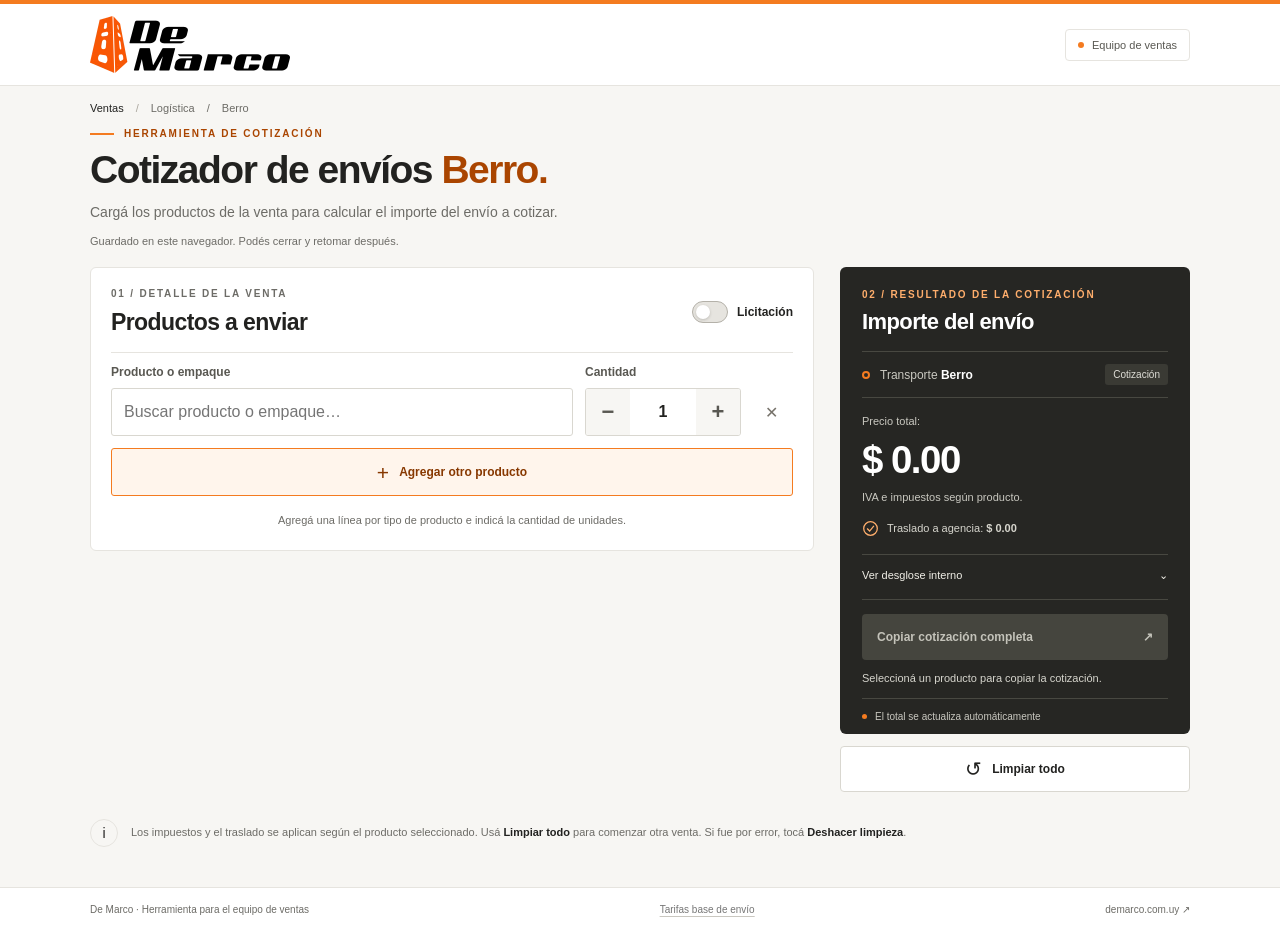
<file: index.html>
<!doctype html>
<html lang="es">
  <head>
    <meta charset="UTF-8" />
    <meta name="robots" content="noindex, nofollow, noimageindex" />
    <meta name="viewport" content="width=device-width, initial-scale=1.0" />
    <meta name="theme-color" content="#f47b20" />
    <meta name="description" content="Herramienta de cotización de envíos Berro para el equipo de ventas de De Marco." />
    <title>Cotizador Berro · Ventas De Marco</title>
    <link rel="stylesheet" href="styles.css?v=20" />
  </head>
  <body>
    <a class="skip-link" href="#calculadora">Ir a la calculadora</a>
    <header class="site-header">
      <div class="header-inner">
        <a class="brand" href="https://demarco.com.uy/" aria-label="De Marco, ir al sitio principal">
          <img class="brand-logo" src="assets/demarco-logo.png" alt="De Marco" width="200" height="57" />
        </a>
        <span class="internal-badge"><span aria-hidden="true"></span> Equipo de ventas</span>
      </div>
    </header>
    <main id="calculadora" class="page">
      <div class="breadcrumb"><span>Ventas</span><span aria-hidden="true">/</span> Logística<span aria-hidden="true">/</span> Berro</div>
      <section class="intro" aria-labelledby="page-title"><div>
        <p class="eyebrow"><span class="accent-line" aria-hidden="true"></span> Herramienta de cotización</p>
        <h1 id="page-title">Cotizador de envíos <span>Berro.</span></h1>
        <p class="intro-copy">Cargá los productos de la venta para calcular el importe del envío a cotizar.</p>
        <p class="save-status" id="estado-guardado" role="status">El cálculo se guarda en este navegador.</p>
      </div></section>
      <div class="calculator-layout">
        <section class="products-panel" aria-labelledby="products-title">
          <div class="panel-heading"><div><p class="eyebrow">01 / Detalle de la venta</p><h2 id="products-title">Productos a enviar</h2></div><label class="tender-toggle" title="Sin cargo de traslado a agencia"><input type="checkbox" id="modo-licitacion" role="switch" aria-describedby="nota-licitacion" /><span class="tender-track" aria-hidden="true"></span><span>Licitación</span><span id="nota-licitacion" class="visually-hidden">Al activar, se quita el cargo fijo de $350 de traslado a agencia cuando corresponde.</span></label></div>
          <div id="productos">
            <div class="producto">
              <button type="button" class="eliminar" onclick="eliminarProducto(this)" aria-label="Quitar producto">✕</button>
              <div class="product-fields">
                <div class="product-field"><span>Producto o empaque</span><select class="empaque" aria-label="Producto o empaque"></select></div>
                <div class="quantity-field"><span>Cantidad</span><div class="quantity-control">
                  <button type="button" class="quantity-step" data-step="-1" aria-label="Disminuir cantidad">−</button>
                  <input class="cantidad" type="text" inputmode="numeric" pattern="[0-9]+" value="1" placeholder="Cantidad" aria-label="Cantidad de unidades" />
                  <button type="button" class="quantity-step" data-step="1" aria-label="Aumentar cantidad">+</button>
                </div></div>
              </div>
            </div>
          </div>
          <button type="button" class="add-product" onclick="agregarProducto().querySelector('.picker-search').focus()"><span aria-hidden="true">+</span> Agregar otro producto</button>
          <p class="panel-note">Agregá una línea por tipo de producto e indicá la cantidad de unidades.</p>
        </section>
        <div class="summary-column">
        <aside class="summary" aria-labelledby="summary-title">
          <p class="eyebrow">02 / Resultado de la cotización</p>
          <h2 id="summary-title">Importe del envío</h2>
          <div class="summary-route"><span class="route-mark" aria-hidden="true"></span><span>Transporte <strong>Berro</strong></span><span class="route-tag">Cotización</span></div>
          <div id="resultado" role="status" aria-live="polite" aria-atomic="true">Precio total: <span id="totalMonto" class="iva">$ 0.00</span><span>IVA e impuestos según producto.</span></div>
          <p id="nota-moneda" class="currency-note" role="alert" hidden>Hay productos en pesos y USD. El programa original muestra solo el total en USD. Cotizá los productos en pesos por separado.</p>
          <p class="included"><svg aria-hidden="true" viewBox="0 0 20 20" fill="none" stroke="currentColor" stroke-width="1.5"><circle cx="10" cy="10" r="8"/><path d="m6 10 3 3 5-6"/></svg> <span>Traslado a agencia: <strong id="envioMonto">$ 0.00</strong></span></p>
          <details class="cost-breakdown">
            <summary>Ver desglose interno <span aria-hidden="true">⌄</span></summary>
            <dl>
              <div><dt>Tarifas base de productos</dt><dd id="detalle-base">$ 0.00</dd></div>
              <div><dt>IVA aplicable <span id="tasa-iva"></span></dt><dd id="detalle-iva">$ 0.00</dd></div>
              <div><dt>Recargo aplicable <span id="tasa-recargo"></span></dt><dd id="detalle-recargo">$ 0.00</dd></div>
              <div><dt>Traslado a agencia</dt><dd id="detalle-agencia">$ 0.00</dd></div>
              <div class="breakdown-total"><dt>Total del envío</dt><dd id="detalle-total">$ 0.00</dd></div>
            </dl>
            <p>Se respetan las excepciones de IVA, recargo y traslado del programa original. El desglose corresponde a la moneda del total mostrado.</p>
          </details>
          <button type="button" class="copy-total" id="copiar-total" disabled>Copiar cotización completa <span aria-hidden="true">↗</span></button>
          <p id="estado-cotizacion" class="quote-status" role="status" aria-live="polite">Seleccioná un producto para copiar la cotización.</p>
          <div id="copia-manual" class="manual-copy" hidden><label for="texto-cotizacion">Copiá este texto para compartir la cotización</label><textarea id="texto-cotizacion" readonly rows="8"></textarea></div>
          <div class="summary-footer"><span class="live-dot" aria-hidden="true"></span> El total se actualiza automáticamente</div>
        </aside>
        <div class="quote-actions"><div class="mobile-quote-total"><span>Total del envío</span><strong id="total-movil">$ —</strong></div><button type="button" class="new-quote" id="nueva-cotizacion"><span aria-hidden="true">↺</span> Limpiar todo</button><button type="button" class="undo-quote" id="deshacer-limpieza" hidden>↶ Deshacer limpieza</button></div>
        </div>
      </div>
      <div class="help-note"><span aria-hidden="true">i</span><p>Los impuestos y el traslado se aplican según el producto seleccionado. Usá <strong>Limpiar todo</strong> para comenzar otra venta. Si fue por error, tocá <strong>Deshacer limpieza</strong>.</p></div>
    </main>
    <footer class="site-footer"><div class="footer-inner"><span>De Marco · Herramienta para el equipo de ventas</span><button type="button" class="footer-catalog-link" id="abrir-tarifas" aria-haspopup="dialog" aria-controls="tarifas-productos">Tarifas base de envío</button><a href="https://demarco.com.uy/">demarco.com.uy <span aria-hidden="true">↗</span></a></div></footer>
    <dialog class="tariff-dialog" id="tarifas-productos" aria-labelledby="titulo-tarifas" aria-describedby="nota-tarifas">
      <header class="tariff-header"><div><p class="eyebrow">Catálogo de consulta</p><h2 id="titulo-tarifas">Tarifas base de envío</h2></div><button type="button" id="cerrar-tarifas" class="tariff-close" aria-label="Cerrar tabla de tarifas base de envío" autofocus>✕</button></header>
      <div class="tariff-table-scroll" tabindex="0" role="region" aria-label="Tabla de tarifas base de envío"><table class="tariff-table"><caption class="visually-hidden">Tarifas base de envío por producto o empaque</caption><thead><tr><th scope="col">Producto o empaque</th><th scope="col">Tarifa base de envío</th></tr></thead><tbody id="filas-tarifas"></tbody></table></div>
      <p class="tariff-note" id="nota-tarifas">Son tarifas de envío, no precios de los muebles ni una cotización final. El cotizador aplica IVA, recargo y traslado cuando corresponden; en modo Licitación omite el traslado a agencia. Usá el total del cotizador para presupuestar.</p>
    </dialog>
    <script src="calculo-original.js?v=26"></script>
    <script src="selector-productos.js?v=20"></script>
    <script src="script.js?v=18"></script>
    <script src="ventas.js?v=23"></script>
    <script src="panel-cotizacion.js?v=11"></script>
    <script src="tabla-tarifas.js?v=2"></script>
  </body>
</html>
</file>
<file: styles.css>
:root {
  color-scheme: light;
  --orange: #f47b20;
  --orange-dark: #aa4500;
  --ink: #222220;
  --muted: #6d6c67;
  --line: #e6e4df;
  --paper: #f7f6f3;
  font-family: "Helvetica Neue", Arial, sans-serif;
  color: var(--ink);
  background: var(--paper);
}
* { box-sizing: border-box; }
body { margin: 0; min-height: 100vh; display: flex; flex-direction: column; -webkit-font-smoothing: antialiased; }
a { color: inherit; text-underline-offset: 4px; }
button, input, select { font: inherit; }
button, a, input, select { -webkit-tap-highlight-color: transparent; }
button { cursor: pointer; }
button, a { touch-action: manipulation; }
:focus-visible { outline: 3px solid var(--orange); outline-offset: 4px; }
.skip-link { position: absolute; top: -100px; left: 20px; padding: 12px; background: white; z-index: 10; }
.skip-link:focus { top: 12px; }
.site-header { background: #fff; border-top: 4px solid var(--orange); border-bottom: 1px solid var(--line); }
.header-inner, .footer-inner { max-width: 1180px; margin: auto; padding: 12px 40px; display: flex; justify-content: space-between; align-items: center; gap: 20px; }
.brand { display: inline-flex; text-decoration: none; }
.brand-logo { display: block; width: 200px; height: 57px; object-fit: contain; object-position: left center; }
.internal-badge { display: flex; align-items: center; gap: 8px; padding: 9px 12px; border: 1px solid var(--line); border-radius: 4px; font-size: 11px; color: #595852; white-space: nowrap; }
.internal-badge > span { width: 6px; height: 6px; border-radius: 50%; background: var(--orange); }
.page { width: 100%; max-width: 1180px; margin: 0 auto; padding: 16px 40px 40px; flex: 1; }
.breadcrumb { display: flex; flex-wrap: wrap; gap: 12px; font-size: 11px; color: var(--muted); }
.breadcrumb > span:first-child { color: var(--ink); }
.breadcrumb > span:nth-child(2) { color: #aaa69e; }
.intro { padding: 14px 0 18px; display: flex; justify-content: space-between; align-items: center; gap: 24px; }
.intro > div { min-width: 0; }
.new-quote { display: flex; align-items: center; justify-content: center; gap: 10px; flex-shrink: 0; min-height: 44px; border: 1px solid #d9d7d0; border-radius: 4px; background: white; padding: 11px 16px; color: var(--ink); font-size: 12px; font-weight: 600; }
.new-quote > span { font-size: 20px; font-weight: 400; }
.new-quote:hover { border-color: var(--orange); background: #fff5ec; }
.eyebrow { margin: 0 0 14px; font-size: 10px; text-transform: uppercase; letter-spacing: 1.8px; font-weight: 700; }
.intro .eyebrow { margin-bottom: 8px; display: flex; align-items: center; gap: 10px; color: var(--orange-dark); }
.accent-line { height: 2px; width: 24px; background: var(--orange); }
h1 { font-size: clamp(28px, 3.3vw, 39px); line-height: 1.2; letter-spacing: -1.5px; margin: 0 0 8px; font-weight: 700; }
h1 span { color: var(--orange-dark); }
.intro-copy { font-size: 14px; line-height: 1.5; color: var(--muted); margin: 0; }
.calculator-layout { display: grid; grid-template-columns: minmax(0, 1fr) 350px; gap: 26px; align-items: start; }
.products-panel { background: white; border: 1px solid var(--line); border-radius: 6px; padding: 20px; min-width: 0; }
.panel-heading { display: flex; justify-content: space-between; align-items: center; gap: 12px; margin-bottom: 16px; }
.panel-heading .eyebrow { color: var(--muted); margin-bottom: 10px; }
.panel-heading h2 { font-size: 23px; letter-spacing: -.6px; margin: 0; }
.products-panel > .panel-heading { flex-wrap: wrap; }
.tender-toggle { position: relative; display: inline-flex; flex-direction: row; align-items: center; gap: 9px; min-height: 44px; margin-left: auto; color: var(--ink); cursor: pointer; }
.tender-toggle input { position: absolute; width: 1px; height: 1px; padding: 0; border: 0; opacity: 0; }
.tender-track { position: relative; width: 36px; height: 22px; flex: 0 0 36px; border: 1px solid #b4b1a9; border-radius: 20px; background: #e6e4df; transition: background .15s, border-color .15s; }
.tender-track::after { content: ""; position: absolute; top: 3px; left: 3px; width: 14px; height: 14px; border-radius: 50%; background: #fff; box-shadow: 0 1px 3px #22222033; transition: transform .15s; }
.tender-toggle input:checked + .tender-track { background: var(--orange-dark); border-color: var(--orange-dark); }
.tender-toggle input:checked + .tender-track::after { transform: translateX(14px); }
.tender-toggle input:focus-visible + .tender-track { outline: 3px solid var(--orange); outline-offset: 4px; }
.panel-icon { height: 46px; width: 46px; border-radius: 50%; background: #fff4e9; color: var(--orange-dark); display: grid; place-items: center; flex-shrink: 0; }
.panel-icon svg { height: 25px; width: 25px; }
.producto { display: grid; grid-template-columns: minmax(0, 1fr) 44px; align-items: start; gap: 8px; border-top: 1px solid var(--line); padding: 12px 0; }
.product-fields { grid-column: 1; grid-row: 1; display: grid; grid-template-columns: minmax(0, 1fr) 156px; gap: 12px; }
label { display: flex; flex-direction: column; gap: 9px; min-width: 0; font-size: 12px; font-weight: 600; color: #595852; }
select, input { width: 100%; min-width: 0; height: 48px; border: 1px solid #d9d7d0; border-radius: 3px; background: #fff; color: var(--ink); padding: 0 12px; font-size: 16px; transition: border-color .15s, box-shadow .15s; }
select { padding-right: 28px; cursor: pointer; text-overflow: ellipsis; }
input { text-align: center; font-variant-numeric: tabular-nums; }
select:hover, input:hover { border-color: #a5a299; }
select:focus, input:focus { outline: none; border-color: var(--orange-dark); box-shadow: 0 0 0 3px #f47b2020; }
.eliminar { grid-column: 2; grid-row: 1; margin-top: 23px; width: 44px; height: 48px; border-radius: 3px; border: 0; background: transparent; color: #77736b; font-size: 16px; }
.eliminar:hover { background: #fff1e8; color: #a13e00; }
.add-product { width: 100%; min-height: 48px; padding: 12px 18px; display: flex; gap: 10px; align-items: center; justify-content: center; border: 1px solid var(--orange); border-radius: 3px; background: #fff5ec; color: #873800; font-size: 12px; font-weight: 700; transition: background .15s; }
.add-product > span { font-size: 21px; font-weight: 400; line-height: 1; }
.add-product:hover { background: #ffe6d1; }
.panel-note { font-size: 11px; color: var(--muted); line-height: 1.6; text-align: center; margin: 16px 0 0; }
.summary { background: #262623; color: #fff; border-radius: 6px; padding: 22px 22px 0; overflow: auto; position: static; }
.summary > .eyebrow { color: #ffae6c; margin-bottom: 9px; }
.summary h2 { font-size: 22px; letter-spacing: -.6px; margin: 0 0 16px; }
.summary-route { border-top: 1px solid #484841; border-bottom: 1px solid #484841; padding: 12px 0; display: flex; align-items: center; gap: 10px; font-size: 12px; color: #c9c8c0; }
.summary-route strong { color: #fff; font-weight: 600; }
.route-mark { width: 8px; height: 8px; border: 2px solid var(--orange); border-radius: 50%; }
.route-tag { margin-left: auto; background: #3a3a34; border-radius: 3px; padding: 5px 8px; font-size: 10px; color: #e0dfd8; }
#resultado { display: flex; flex-direction: column; gap: 7px; padding: 16px 0 14px; font-size: 11px; color: #c9c8c0; line-height: 1.4; min-height: 112px; }
#resultado .iva { font-size: clamp(30px, 3vw, 40px); font-weight: 600; letter-spacing: -1.5px; line-height: 1.2; color: #fff; font-variant-numeric: tabular-nums; overflow-wrap: anywhere; }
.included { display: flex; gap: 8px; align-items: flex-start; margin: 0 0 16px; font-size: 11px; line-height: 1.7; color: #d6d5cd; }
.included svg { width: 17px; height: 17px; margin-top: 1px; flex-shrink: 0; color: #ffae6c; }
.summary-footer { border-top: 1px solid #484841; padding: 12px 0; font-size: 10px; color: #c9c8c0; display: flex; gap: 8px; align-items: center; }
.live-dot { width: 5px; height: 5px; background: var(--orange); border-radius: 50%; flex-shrink: 0; }
.help-note { display: flex; align-items: center; gap: 13px; margin-top: 27px; color: var(--muted); font-size: 11px; line-height: 1.8; }
.help-note > span { display: grid; place-items: center; border: 1px solid var(--line); border-radius: 50%; width: 28px; height: 28px; flex-shrink: 0; color: var(--ink); font-size: 14px; }
.help-note p { margin: 0; }
.help-note strong { color: var(--ink); font-weight: 600; }
.site-footer { border-top: 1px solid var(--line); background: #fff; }
.footer-inner { font-size: 10px; color: var(--muted); }
.footer-inner a { text-decoration: none; }
@media (max-width: 860px) {
  .calculator-layout { grid-template-columns: minmax(0, 1fr) 300px; gap: 18px; }
  .products-panel { padding: 22px; }
  .summary { padding-left: 22px; padding-right: 22px; }
  .header-inner, .footer-inner { padding-left: 24px; padding-right: 24px; }
  .page { padding-left: 24px; padding-right: 24px; }
  .product-fields { grid-template-columns: minmax(0, 1fr) 156px; gap: 10px; }
}
@media (max-width: 700px) {
  .calculator-layout { grid-template-columns: minmax(0, 1fr); gap: 20px; }
  .intro { padding: 14px 0 18px; flex-wrap: wrap; gap: 18px; }
  .new-quote { width: 100%; }
  .summary { position: static; }
  #resultado .iva { font-size: 42px; }
  .footer-inner { flex-wrap: wrap; row-gap: 14px; }
}
@media (max-width: 400px) {
  .header-inner, .footer-inner { padding-left: 18px; padding-right: 18px; }
  .page { padding: 14px 16px 32px; }
  .brand-logo { width: 140px; height: 45px; }
  .header-inner { gap: 12px; }
  .internal-badge { padding: 8px; font-size: 10px; gap: 6px; }
  h1 { letter-spacing: -1.8px; }
  .products-panel { padding: 20px 17px; }
  .panel-heading h2 { font-size: 21px; }
}
@media (prefers-reduced-motion: reduce) {
  *, *::before, *::after { transition: none !important; }
}

.copy-total { width: 100%; display: flex; align-items: center; justify-content: space-between; gap: 12px; min-height: 46px; border: 0; border-radius: 4px; background: var(--orange); color: #222220; font-size: 12px; font-weight: 700; padding: 12px 15px; }
.copy-total:hover:not(:disabled) { background: #ffa65f; }
.copy-total:disabled { cursor: default; background: #45453e; color: #c4c3ba; }
.quote-status { min-height: 0; margin: 10px 0 12px; color: #d6d5cd; font-size: 11px; line-height: 1.5; }

.quantity-field { display: flex; flex-direction: column; gap: 9px; min-width: 0; font-size: 12px; font-weight: 600; color: #595852; }
.quantity-control { display: flex; height: 48px; border: 1px solid #d9d7d0; border-radius: 3px; background: white; overflow: hidden; }
.quantity-control:focus-within { border-color: var(--orange-dark); box-shadow: 0 0 0 3px #f47b2020; }
.quantity-control .cantidad { flex: 1; width: 0; height: 100%; border: 0; border-radius: 0; padding: 0 6px; box-shadow: none; }
.quantity-step { flex: 0 0 44px; min-width: 44px; min-height: 44px; border: 0; background: #f7f6f3; color: #595852; font-size: 22px; padding: 0; }
.quantity-step:hover { background: #ffe6d1; color: #873800; }
.quantity-step:active { background: #ffd1ac; }
.quantity-step:focus-visible { outline-offset: -3px; }

/* El selector se despliega en el flujo de la página, siempre hacia abajo. */
.product-field { display: flex; flex-direction: column; gap: 9px; min-width: 0; font-size: 12px; font-weight: 600; color: #595852; }
.product-field > select[hidden] { display: none; }
.product-picker { min-width: 0; }
.picker-input-wrap { position: relative; }
.product-type-icon { display: block; width: 20px; height: 20px; flex: 0 0 20px; fill: none; stroke: currentColor; stroke-width: 1.5; stroke-linecap: round; stroke-linejoin: round; color: #66645e; }
.picker-selected-icon { position: absolute; left: 13px; top: 50%; transform: translateY(-50%); pointer-events: none; }
.picker-selected-icon[hidden] { display: none; }
.has-selection .picker-search { padding-left: 43px; }
.picker-option[aria-selected="true"] .product-type-icon { color: var(--orange); }
.picker-panel { margin-top: 8px; border: 1px solid #d9d7d0; border-radius: 5px; background: white; padding: 8px; box-shadow: 0 5px 18px #2222200a; }
.picker-panel[hidden], .picker-empty[hidden] { display: none; }
.picker-search { text-align: left; font-size: 16px; height: 48px; margin: 0; font-weight: 400; }
.picker-options { max-height: 300px; overflow-y: auto; overscroll-behavior: contain; scrollbar-gutter: stable; }
.picker-option { display: flex; align-items: center; gap: 10px; min-height: 44px; padding: 10px; border-radius: 3px; cursor: pointer; font-weight: 400; }
.picker-option:hover, .picker-option.is-active { background: #fff0e3; }
.picker-option[aria-selected="true"] { box-shadow: inset 3px 0 0 var(--orange); }
.picker-option-text { display: flex; flex-direction: column; gap: 4px; min-width: 0; line-height: 1.4; overflow-wrap: anywhere; }
.picker-option-text > span { color: var(--ink); font-size: 13px; }
.picker-empty { margin: 8px 4px; color: var(--muted); font-size: 12px; line-height: 1.5; }
@media (min-width: 701px) and (max-width: 1000px), (max-width: 700px) {
  .product-fields { grid-template-columns: minmax(0, 1fr); gap: 10px; }
  .quantity-field { max-width: 156px; }
  .producto { position: relative; grid-template-columns: minmax(0, 1fr); }
  .eliminar { position: absolute; right: 0; bottom: 12px; margin: 0; }
}

.quote-actions { display: flex; flex-direction: column; align-items: stretch; gap: 9px; flex-shrink: 0; }
.undo-quote { min-height: 38px; border: 0; border-radius: 4px; padding: 8px 12px; background: #fff0e3; color: #873800; font-size: 12px; font-weight: 600; }
.undo-quote:hover { background: #ffe1c7; }
.undo-quote[hidden], .manual-copy[hidden] { display: none; }
.save-status { margin: 10px 0 0; color: var(--muted); font-size: 11px; line-height: 1.5; }
.cost-breakdown { margin: 0 0 14px; border-top: 1px solid #484841; border-bottom: 1px solid #484841; font-size: 11px; }
.cost-breakdown summary { min-height: 44px; padding: 14px 0; display: flex; justify-content: space-between; gap: 10px; cursor: pointer; color: #f1efe7; list-style: none; }
.cost-breakdown summary::-webkit-details-marker { display: none; }
.cost-breakdown[open] summary > span { transform: rotate(180deg); }
.cost-breakdown dl { margin: 0 0 16px; }
.cost-breakdown dl > div { display: flex; justify-content: space-between; gap: 14px; padding: 8px 0; color: #d6d5cd; line-height: 1.5; }
.cost-breakdown dt { max-width: 65%; }
.cost-breakdown dd { margin: 0; text-align: right; font-variant-numeric: tabular-nums; overflow-wrap: anywhere; }
.cost-breakdown .breakdown-total { border-top: 1px solid #484841; margin-top: 7px; padding-top: 13px; color: white; font-weight: 700; }
.cost-breakdown > p { color: #c9c8c0; font-size: 10px; line-height: 1.6; margin: 0 0 16px; }
.manual-copy { margin: 0 0 18px; }
.manual-copy label { color: #d6d5cd; font-size: 11px; line-height: 1.5; }
.manual-copy textarea { width: 100%; margin-top: 8px; padding: 10px; border: 1px solid #716d62; border-radius: 4px; font: inherit; font-size: 12px; line-height: 1.6; color: var(--ink); background: white; resize: vertical; }
@media (max-width: 700px) {
  .quote-actions { width: 100%; }
}

/* El botón queda por fuera, debajo del recuadro de cotización. */
.summary-column { position: sticky; top: 16px; min-width: 0; display: flex; flex-direction: column; max-height: var(--summary-space, calc(100dvh - 32px)); }
.summary-column > .summary { flex: 0 1 auto; min-height: 0; overflow-y: auto; overscroll-behavior-y: contain; scrollbar-width: thin; scrollbar-color: #78756b #262623; }
.summary-column > .quote-actions { margin-top: 12px; flex-direction: row; gap: 8px; }
.summary-column > .quote-actions > button { flex: 1; min-width: 0; min-height: 44px; padding: 10px; }
.summary-column .new-quote { width: 100%; background: white; }
.summary-column .new-quote:hover { background: #fff5ec; }
.mobile-quote-total { display: none; }
@media (max-width: 700px) {
  body { padding-bottom: calc(145px + env(safe-area-inset-bottom, 0px)); }
  .summary-column { position: static; max-height: none; }
  .summary-column > .summary { flex: none; overflow-y: visible; }
  .summary-column > .quote-actions { position: fixed; bottom: calc(12px + env(safe-area-inset-bottom, 0px)); left: 16px; right: 16px; z-index: 30; width: auto; margin: 0; padding: 12px; display: grid; grid-template-columns: minmax(0, 1fr) auto; align-items: center; gap: 9px 12px; border: 1px solid var(--line); border-radius: 8px; background: white; box-shadow: 0 4px 24px #0002; }
  .mobile-quote-total { display: flex; flex-direction: column; gap: 4px; min-width: 0; }
  .mobile-quote-total > span { color: var(--muted); font-size: 10px; }
  .mobile-quote-total strong { color: var(--ink); font-size: 20px; font-weight: 600; font-variant-numeric: tabular-nums; overflow-wrap: anywhere; }
  .summary-column .new-quote { width: auto; min-height: 44px; padding: 10px 12px; font-size: 12px; }
  .summary-column .undo-quote { grid-column: 1 / -1; }
}

.currency-note { margin: 0 0 16px; padding: 10px; border: 1px solid #bc8c51; border-radius: 4px; color: #ffe2bd; font-size: 11px; line-height: 1.6; }
.currency-note[hidden] { display: none; }

.product-note { margin: 8px 0 0; color: var(--orange-dark); font-size: 12px; font-weight: 400; line-height: 1.5; overflow-wrap: anywhere; }
.product-note[hidden] { display: none; }

.picker-option-text > .picker-option-detail { color: #b42318; font-size: 12px; }

.footer-catalog-link { padding: 4px 0; border: 0; background: transparent; font: inherit; color: #767676; text-decoration: underline; text-decoration-color: #c9c7c0; text-underline-offset: 3px; }
.footer-catalog-link:hover { color: var(--orange-dark); text-decoration-color: currentColor; }
body.tarifas-abiertas { overflow: hidden; }
.tariff-dialog { width: min(740px, calc(100% - 32px)); max-height: calc(100dvh - 48px); margin: auto; padding: 0; border: 1px solid var(--line); border-radius: 8px; background: white; color: var(--ink); box-shadow: 0 16px 60px #0003; }
.tariff-dialog[open] { display: flex; flex-direction: column; }
.tariff-dialog::backdrop { background: #17171480; }
.tariff-header { display: flex; align-items: flex-start; justify-content: space-between; gap: 16px; padding: 22px 24px; border-bottom: 1px solid var(--line); flex-shrink: 0; }
.tariff-header .eyebrow { color: var(--orange-dark); margin-bottom: 8px; }
.tariff-header h2 { margin: 0; font-size: 23px; letter-spacing: -.6px; }
.tariff-close { width: 40px; height: 40px; flex-shrink: 0; border: 1px solid var(--line); border-radius: 4px; background: white; color: var(--muted); }
.tariff-close:hover { color: var(--orange-dark); background: #fff5ec; }
.tariff-table-scroll { min-height: 0; overflow-y: auto; overscroll-behavior: contain; padding: 0 24px; }
.tariff-table { width: 100%; border-collapse: collapse; font-size: 13px; line-height: 1.5; }
.tariff-table th { position: sticky; top: 0; background: var(--paper); padding: 13px 12px; text-align: left; color: #595852; font-size: 11px; font-weight: 600; }
.tariff-table td { padding: 12px; border-bottom: 1px solid var(--line); vertical-align: top; }
.tariff-table td:last-child, .tariff-table th:last-child { text-align: right; }
.tariff-table td:last-child { white-space: nowrap; font-variant-numeric: tabular-nums; }
.tariff-table td small { display: block; margin-top: 3px; font-size: 11px; color: var(--muted); }
.tariff-note { flex-shrink: 0; margin: 0; padding: 16px 24px; border-top: 1px solid var(--line); color: var(--muted); font-size: 11px; line-height: 1.6; }
.visually-hidden { position: absolute; width: 1px; height: 1px; padding: 0; overflow: hidden; clip-path: inset(50%); white-space: nowrap; }
@media (max-width: 520px) {
  .tariff-header { padding: 18px 16px; }
  .tariff-table-scroll { padding: 0 8px; }
  .tariff-table { font-size: 12px; }
  .tariff-table td, .tariff-table th { padding: 10px 8px; }
  .tariff-note { padding: 14px 16px; }
}
</file>
